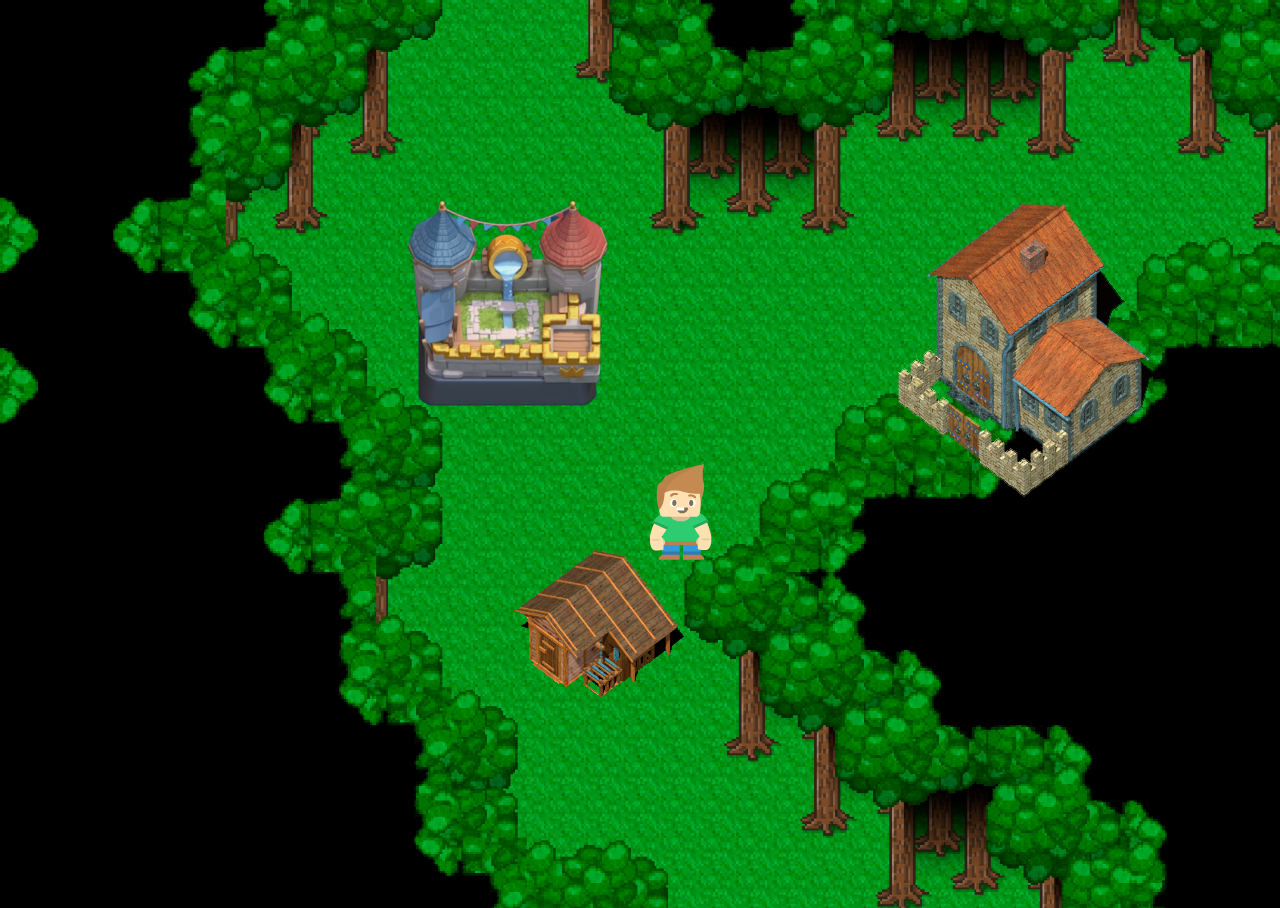
<file: index.html>
<!DOCTYPE html>
<html lang="en">
<head>
	<meta charset="UTF-8">
	<title>Document</title>
	<link rel="stylesheet" href="https://stackpath.bootstrapcdn.com/bootstrap/4.5.0/css/bootstrap.min.css" integrity="sha384-9aIt2nRpC12Uk9gS9baDl411NQApFmC26EwAOH8WgZl5MYYxFfc+NcPb1dKGj7Sk" crossorigin="anonymous">
	<link rel="stylesheet" href="style.css">
</head>
<body style="background-image:url(bg1.png); background-size: cover">
	<div class="main">
		<div class="sword">
			<img src="sword.png">
		</div>
		<div class="crown">
			<img src="crown.png">
		</div>
		<div class="nojni">
			<img src="nojni.png">
		</div>
		<div class="shield">
		</div>
		
		<div class="school">
			<img src="school.png" alt="">
		</div>
		<div  class="mastery"> 
			<a href="Loc3/SNAKE.html"target="_blank" class="idkclassname"><img src="masterskaya.png" alt=""></a>
		</div>
		<div  class="arena"> 
			<a href="Loc1/index.html"target="_blank"><img src="arena.png" alt=""></a>
		</div>
		<img src="player.png" alt="" class="main_player">
	</div>
	
	<!--2 локация-->
	<div class="location2" style="display:none;">
		<!--таймер-->

		<!--задание на доске-->
		<div class="mx-auto col-3 ">
			<img src="Loc2/doska.png" style="position: absolute; width: 300px" >
			<h4 class="p-2 pl-4 text-white" style="position: absolute; width: 300px">Что нужно чтобы выковать меч?</h4>
		</div>
		
		<!--учитель-->
		<div class="loc2_teacher"></div> 

		<!--парты школьные-->
		<div style="position: absolute; margin-top: 17%; margin-left: 25%">
			<img src="Loc2/stol.png" style="width: 200px; position: absolute;">
			<img src="Loc2/stol.png" style="width: 200px; position: absolute; margin-left: 220px">
			<img src="Loc2/stol.png" style="width: 200px; position: absolute; margin-left: 440px">
			<img src="Loc2/stol.png" style="width: 200px; position: absolute; margin-left: 660px">			
		</div>
		<div style="position: absolute; margin-top: 25%; margin-left: 25%">
			<img src="Loc2/stol.png" style="width: 200px; position: absolute;">
			<img src="Loc2/stol.png" style="width: 200px; position: absolute;margin-left: 220px">
			<img src="Loc2/stol.png" style="width: 200px; position: absolute;margin-left: 440px">
			<img src="Loc2/stol.png" style="width: 200px; position: absolute;margin-left: 660px">			
		</div>

		<!--варианты ответов-->
		<div class="loc2_variants_block">
			 <div class="loc2_variants">Вариант 1: Мясо</div>
			 <div class="loc2_variants" style="margin-left: 150px;">Вариант 2: Серебро</div>
			 <div class="loc2_variants" style="margin-left: 300px; ">Вариант 3: Алмаз</div>
			 <div class="loc2_variants" style="margin-top: 140px; ">Вариант 4: Золото</div>
			 <div class="loc2_variants" style="margin-top: 140px; margin-left: 150px;">Вариант 5: Олово</div>
			 <div class="loc2_pravilno" style="margin-top: 140px; margin-left: 300px;">Вариант 6: Железная руда</div>
		</div>

		<!--игрок на 2-ой локации-->
		<img src="Loc2/player_fall.png" class="loc2_player">

		<!--бабл с заданием учителя-->
		<div class="loc2_talk" >
			Ответь на вопрос который на доске. У тебя 10 секунд
		</div>
	</div>
	<div>
	</div>
<script src="script.js"></script>
	
</body>
</html>
</file>
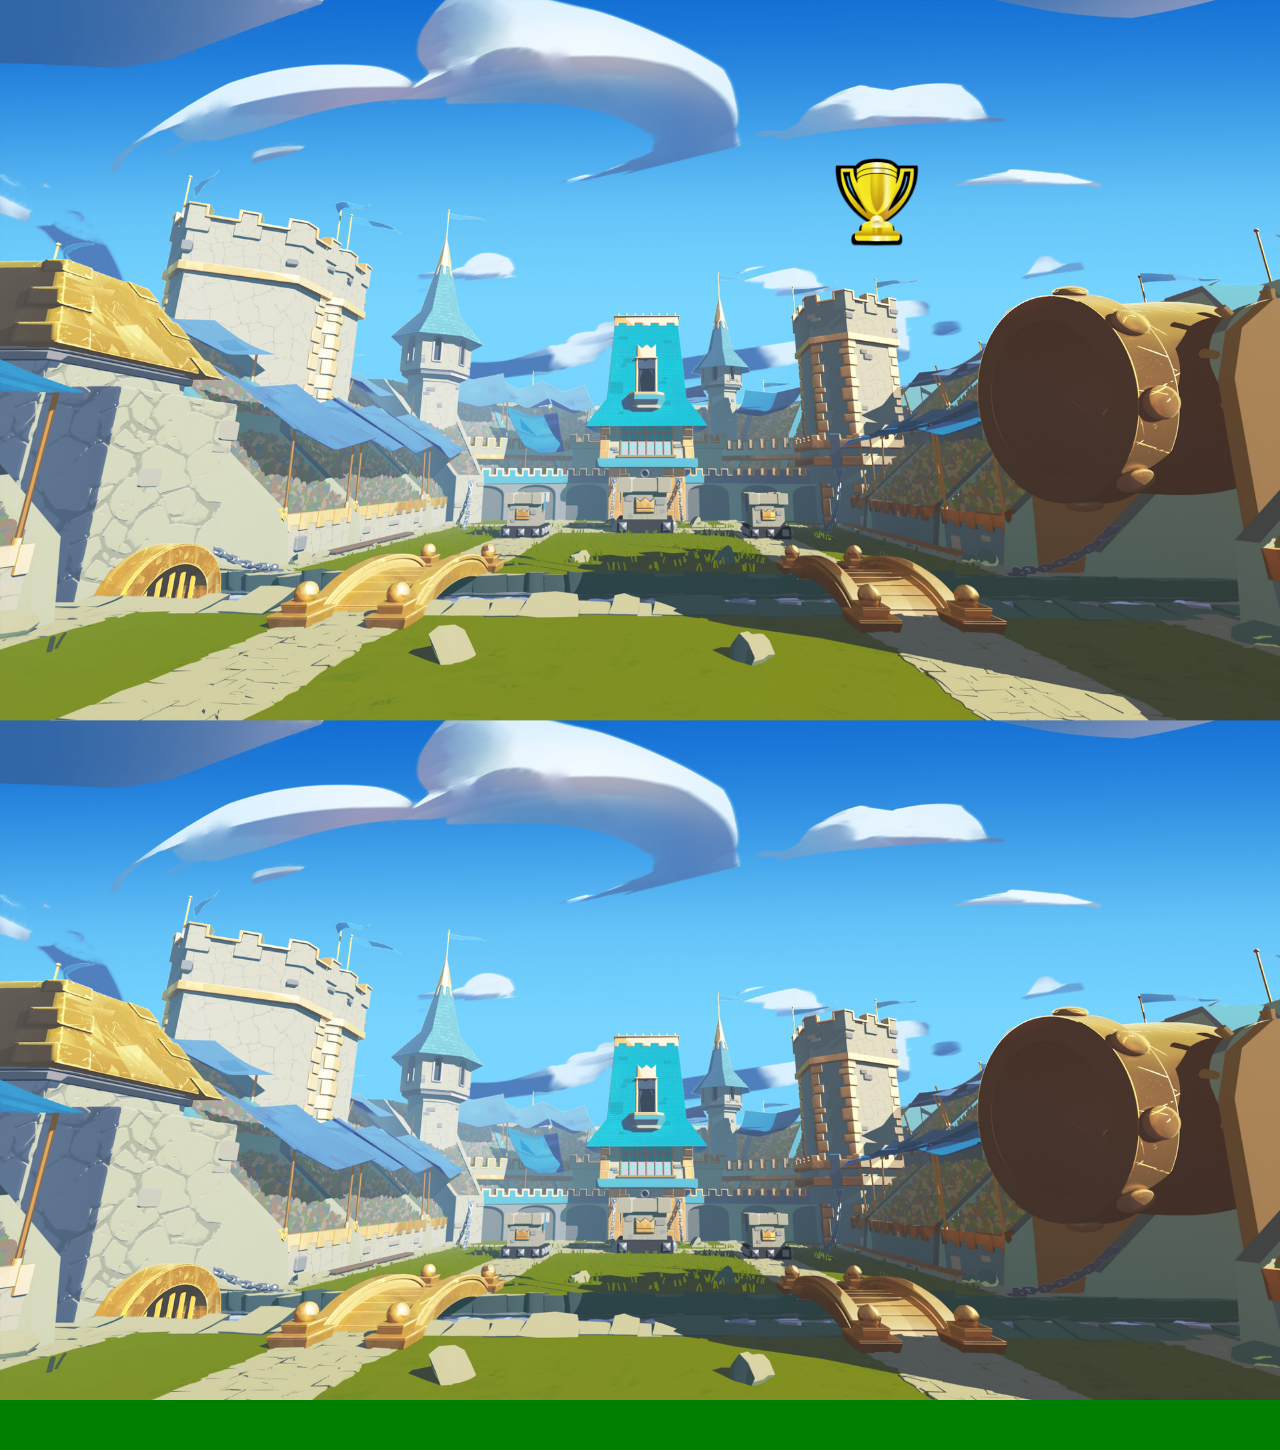
<file: Loc1/index.html>
<!DOCTYPE html>
<html>
<head>
	<meta charset="utf-8">
	<title>	Fruit Ninja Reference</title>
	<link href="https://cdn.jsdelivr.net/npm/bootstrap@5.2.0-beta1/dist/css/bootstrap.min.css" rel="stylesheet" integrity="sha384-0evHe/X+R7YkIZDRvuzKMRqM+OrBnVFBL6DOitfPri4tjfHxaWutUpFmBp4vmVor" crossorigin="anonymous">
	<style type="text/css">
		.sphere {
			background: none;
			width: 100px;
			height: 100px;
			position: absolute;
			border-radius: 0px;
			transition: all 0.8s ease-out;
			top: -150px;
		}
		.ground {
			background: green;
			position: absolute;
			width: 1600px;
			height: 50px;
			top:  1400px;
			left: 0px;
			display: block;
		}
		.fortexts{
			position: absolute;
			left: 1610px;
			top: 15px;
			display: block;
			color: #730206;
		}
		.winner{
			position: absolute;
			display: none;
			left: 875px;
			top: 405px;
			color: #730206;
		}
		.defeat{
			position: absolute;
			display: none;
			left: 850px;
			top: 405px;
			color: #730206;
		}
		.forbtn{
			display: none;
			position: absolute;
			border: bold;
      		border-color: white;
      		border-width: 2px;
      		left: 885px;
			top: 475px;
			background-color: #730206;
		}
		.forbtnsecond{
			display: none;
			position: absolute;
			border: bold;
      		border-color: white;
      		border-width: 2px;
      		left: 885px;
			top: 475px;
			background-color: #730206;
		}
		body{
			background-image: url(background.jpg);
			background-size: cover;
		}
	</style>
</head>
<body>
<h1 class="fortexts">Ваши очки:<span class="score">0</span></h1>
<h1 class="winner">Победа!</h1>
<h1 class="defeat">Проигрыш!</h1>
<button class="btn forbtn"onclick="self.close()">Закрыть игру</button>
<button class="btn forbtnsecond"onclick="location.reload()">Повторить игру</button>
<div class="ground">
	
</div>
<script type="text/javascript">
	let topsphr = 1500;
	let id = 0;
	let score = 0;
	let score_type = document.querySelector('.score')
	let lg = document.querySelector('.ground')
	let win = document.querySelector('.winner')
	let lose = document.querySelector('.defeat')
	let txtD = document.querySelector(".fortexts")
	let btnD = document.querySelector('.forbtn')
	let btnD2 = document.querySelector('.forbtnsecond')


	let randomizer = function(arg){
		let random = Math.random() * arg;
		let round = Math.round(random);
		return round
	}


	for(let i=0;i<16;i=i+1){
		let box = document.createElement("div")
		document.body.appendChild(box);
		box.classList.add("sphere")
		box.style.left = randomizer(1500) + "px"
		box.style.backgroundImage = "url(apples.png)"
		box.style.backgroundSize = "100% 100%"
	}


	let sphery = document.querySelectorAll(".sphere")


	for(let i=0;i<sphery.length;i=i+1){
		sphery[i].onclick = function(){
			sphery[i].style.display = "none"
			topsphr = 1400;
			score = score + 1 
			score_type.innerHTML = score
		}
	}
	


	let changeTop = function(){
		topsphr = topsphr + 150;
		sphery[id].style.top = topsphr + "px"

		if(topsphr>=1500){
			topsphr = 0;
			sphery[id].style.display = "none"
			id = id + 1
			if (id==16) {
				STOPIT()
			}
		}
	}

	let krutibaraban = setInterval(changeTop,300)

	let STOPIT = function(){
		clearInterval(krutibaraban)
		if(score==15){
			win.style.display = "block";
			txtD.style.display = "none";
			btnD.style.display = "block";
		}
		if(score<15){		
			lose.style.display = "block";
			txtD.style.display = "none";
			btnD2.style.display = "block"
		}
	}
</script>
</body>
</html>
</file>
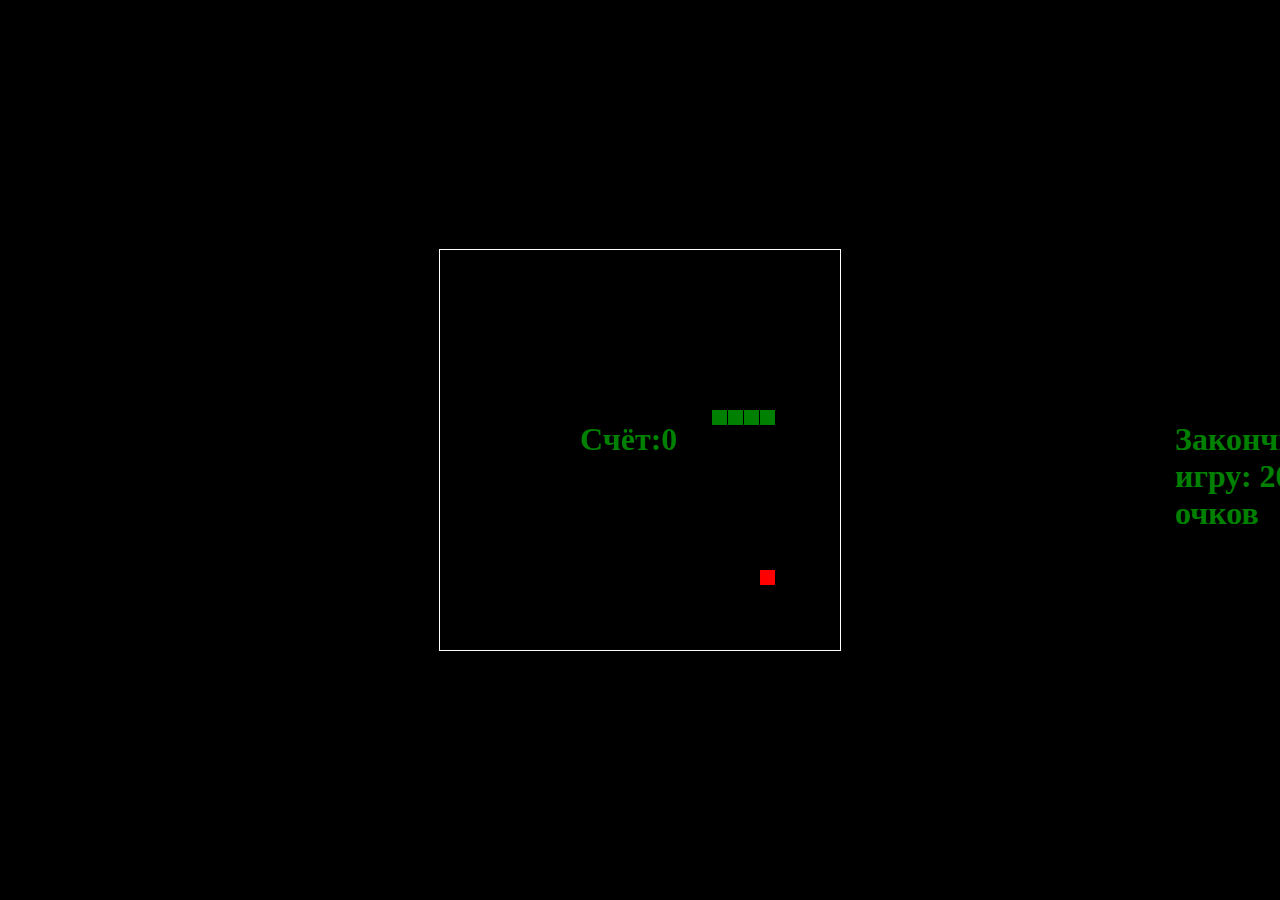
<file: Loc3/SNAKE.html>
<!DOCTYPE html>
<html>

<head>
  <title>Змейка</title>
  <link href="https://cdn.jsdelivr.net/npm/bootstrap@5.2.0-beta1/dist/css/bootstrap.min.css" rel="stylesheet" integrity="sha384-0evHe/X+R7YkIZDRvuzKMRqM+OrBnVFBL6DOitfPri4tjfHxaWutUpFmBp4vmVor" crossorigin="anonymous">
  <style>
    html,
    body {
      height: 100%;
      margin: 0;
    }

    /*Задаём глобальные параметры*/
    body {
      background: black;
      display: flex;
      align-items: center;
      justify-content: center;
    }

    /*Делаем границу вокруг игрового поля*/
    canvas {
      border: 1px solid white;
    }
    .fortexts{
      position: absolute;
      color: green;
      left: 580px;
      top: 400px;
    }
    .forbtn{
      display: none;
      position: absolute;
      background-color: green;
      border: bold;
      border-color: white;
      border-width: 2px;
      left: 565px;
    }
    .restartforbtn{
      display: none;
      position: absolute;
      background-color: green;
      border: bold;
      border-color: white;
      border-width: 2px;
      left: 565px;
    }
  </style>
</head>

<body>
  <!-- Рисуем игровое поле -->
  <canvas width="400" height="400" id="game"></canvas>
  <h1 class="fortexts">Счёт:<span class="score">0</span></h1>
  <h1 class="fortexts"style="top: 400px;left: 1175px;">Закончить игру: 20 очков</h1>
  <button class="forbtn btn"onclick="self.close()">Закрыть игру</button>
  <button class="restartforbtn btn">Повторить игру</button>
  <!-- Сам скрипт с игрой -->
  <script>

    let score = 0;
    let score_type = document.querySelector('.score')
    let btnD = document.querySelector('.forbtn')
    let txtD = document.querySelector('.fortexts')
    let rbtnD = document.querySelector(".restartforbtn")

    // Поле, на котором всё будет происходить, — тоже как бы переменная
    var canvas = document.getElementById('game');
    // Классическая змейка — двухмерная, сделаем такую же
    var context = canvas.getContext('2d');
    // Размер одной клеточки на поле — 16 пикселей
    var grid = 16;
    // Служебная переменная, которая отвечает за скорость змейки
    var count = 0;
    // А вот и сама змейка
    var snake = {
      // Начальные координаты
      x: 160,
      y: 160,
      // Скорость змейки — в каждом новом кадре змейка смещается по оси Х или У. На старте будет двигаться горизонтально, поэтому скорость по игреку равна нулю.
      dx: grid,
      dy: 0,
      // Тащим за собой хвост, который пока пустой
      cells: [],
      // Стартовая длина змейки — 4 клеточки
      maxCells: 4
    };
    // А это — еда. Представим, что это красные яблоки.
    var apple = {
      // Начальные координаты яблока
      x: 320,
      y: 320
    };
    // Делаем генератор случайных чисел в заданном диапазоне
    function getRandomInt(min, max) {
      return Math.floor(Math.random() * (max - min)) + min;
    }
    // Игровой цикл — основной процесс, внутри которого будет всё происходить
    function loop() {
      // Хитрая функция, которая замедляет скорость игры с 60 кадров в секунду до 15 (60/15 = 4)
      requestAnimationFrame(loop);
      // Игровой код выполнится только один раз из четырёх, в этом и суть замедления кадров, а пока переменная count меньше четырёх, код выполняться не будет
      if (++count < 4) {
        return;
      }
      // Обнуляем переменную скорости
      count = 0;
      // Очищаем игровое поле
      context.clearRect(0, 0, canvas.width, canvas.height);
      // Двигаем змейку с нужной скоростью
      snake.x += snake.dx;
      snake.y += snake.dy;
      // Если змейка достигла края поля по горизонтали — продолжаем её движение с противоположной строны
      if (snake.x < 0) {
        snake.x = canvas.width - grid;
      }
      else if (snake.x >= canvas.width) {
        snake.x = 0;
      }
      // Делаем то же самое для движения по вертикали
      if (snake.y < 0) {
        snake.y = canvas.height - grid;
      }
      else if (snake.y >= canvas.height) {
        snake.y = 0;
      }
      // Продолжаем двигаться в выбранном направлении. Голова всегда впереди, поэтому добавляем её координаты в начало массива, который отвечает за всю змейку
      snake.cells.unshift({ x: snake.x, y: snake.y });
      // Сразу после этого удаляем последний элемент из массива змейки, потому что она движется и постоянно освобождает клетки после себя
      if (snake.cells.length > snake.maxCells) {
        snake.cells.pop();
      }
      // Рисуем еду — красное яблоко
      context.fillStyle = 'red';
      context.fillRect(apple.x, apple.y, grid - 1, grid - 1);
      // Одно движение змейки — один новый нарисованный квадратик 
      context.fillStyle = 'green';
      // Обрабатываем каждый элемент змейки
      snake.cells.forEach(function (cell, index) {
        // Чтобы создать эффект клеточек, делаем зелёные квадратики меньше на один пиксель, чтобы вокруг них образовалась чёрная граница
        context.fillRect(cell.x, cell.y, grid - 1, grid - 1);
        // Если змейка добралась до яблока...
        if (cell.x === apple.x && cell.y === apple.y) {
          // увеличиваем длину змейки
          snake.maxCells++;
          // Рисуем новое яблочко
          // Помним, что размер холста у нас 400x400, при этом он разбит на ячейки — 25 в каждую сторону
          apple.x = getRandomInt(0, 25) * grid;
          apple.y = getRandomInt(0, 25) * grid;
          score = score + 1
          score_type.innerHTML = score;
        }else if(score==20){
          txtD.style.display = "none";
          btnD.style.display = "block";
        }
        // Проверяем, не столкнулась ли змея сама с собой
        // Для этого перебираем весь массив и смотрим, есть ли у нас в массиве змейки две клетки с одинаковыми координатами 
        for (var i = index + 1; i < snake.cells.length; i++) {
          // Если такие клетки есть — начинаем игру заново
          if (cell.x === snake.cells[i].x && cell.y === snake.cells[i].y) {
            // Задаём стартовые параметры основным переменным
            snake.x = 160;
            snake.y = 160;
            snake.cells = [];
            snake.maxCells = 4;
            snake.dx = grid;
            snake.dy = 0;
            // Ставим яблочко в случайное место
            apple.x = getRandomInt(0, 25) * grid;
            apple.y = getRandomInt(0, 25) * grid;
            score = score - 10
            score_type.innerHTML = score;
          }
        }
      });
    }
    // Смотрим, какие нажимаются клавиши, и реагируем на них нужным образом
    document.addEventListener('keydown', function (e) {
      // Дополнительно проверяем такой момент: если змейка движется, например, влево, то ещё одно нажатие влево или вправо ничего не поменяет — змейка продолжит двигаться в ту же сторону, что и раньше. Это сделано для того, чтобы не разворачивать весь массив со змейкой на лету и не усложнять код игры.
      // Стрелка влево
      // Если нажата стрелка влево, и при этом змейка никуда не движется по горизонтали…
      if (e.which === 37 && snake.dx === 0) {
        // то даём ей движение по горизонтали, влево, а вертикальное — останавливаем
        // Та же самая логика будет и в остальных кнопках
        snake.dx = -grid;
        snake.dy = 0;
      }
      // Стрелка вверх
      else if (e.which === 38 && snake.dy === 0) {
        snake.dy = -grid;
        snake.dx = 0;
      }
      // Стрелка вправо
      else if (e.which === 39 && snake.dx === 0) {
        snake.dx = grid;
        snake.dy = 0;
      }
      // Стрелка вниз
      else if (e.which === 40 && snake.dy === 0) {
        snake.dy = grid;
        snake.dx = 0;
      }
    });
    // Запускаем игру
    requestAnimationFrame(loop);
    
  </script>
</body>

</html>
</file>
<file: style.css>
html{
			height: 100%;
		}
		@font-face{
			src:url(18473.ttf);
			font-family: my-font;
		}
		body{
			font-family: my-font;
			color: white;
			height: 100%;
		}
		/*главная*/
		.school{
			position: absolute;
			top:20%;
			left: 70%
		}
		.mastery{
			top:60%;
			position: absolute;
			left:40%;
		}
		.main_player{
			position: absolute;
			top:50%;
			left: 50%;
			transition:  0.8s;
		}
		.arena{
			position: absolute;
			top:20%;
			left: 30%;
		}
		

		/*2 локация*/
		.loc2_teacher {
			height: 100px;
			width: 80px;
			margin-left: 55%; 
			position: absolute; 
			margin-top: 10%;
            background-image: url(Loc2/female_stand.png);
            background-size: 100% 100%;
		}
		.loc2_talk {
			position: absolute;
			width: 300px;
			margin-left: 56%;
			display: none;
			background-image: url(Loc2/talk.png);
			background-size: 100% 100%;
			color: black;
			padding: 50px;
		}

		.loc2_pravilno{
			background-color: gray; width: 100px; position: absolute;
		}

		.loc2_player {
			left:30%; top:40%; position: absolute;
		}

		.loc2_variants {
			background-color: gray; width: 100px; position: absolute;
		}
		.loc2_variants_block{
			display: flex; position: absolute; top: 70%;left: 2%; display:none;
		}
		.loc2_timeSize {
			font-size: 30px
		}
		.loc2_pole {
			margin-top: 25%;
			position: absolute;
		}
		/*2 Location ENDING*/

		/*1 Location*/
		
		/*1 Location ENDING*/
		.sword {
			width: 130px; border: white 2px solid; display: none
		}
		.crown {
			width: 80px; border: white 2px solid; display: none
		}
		.nojni {
			width: 130px; border: white 2px solid; display: none
		}
		.shield {
			width: 130px; border: white 2px solid; display: none
		}
</file>
